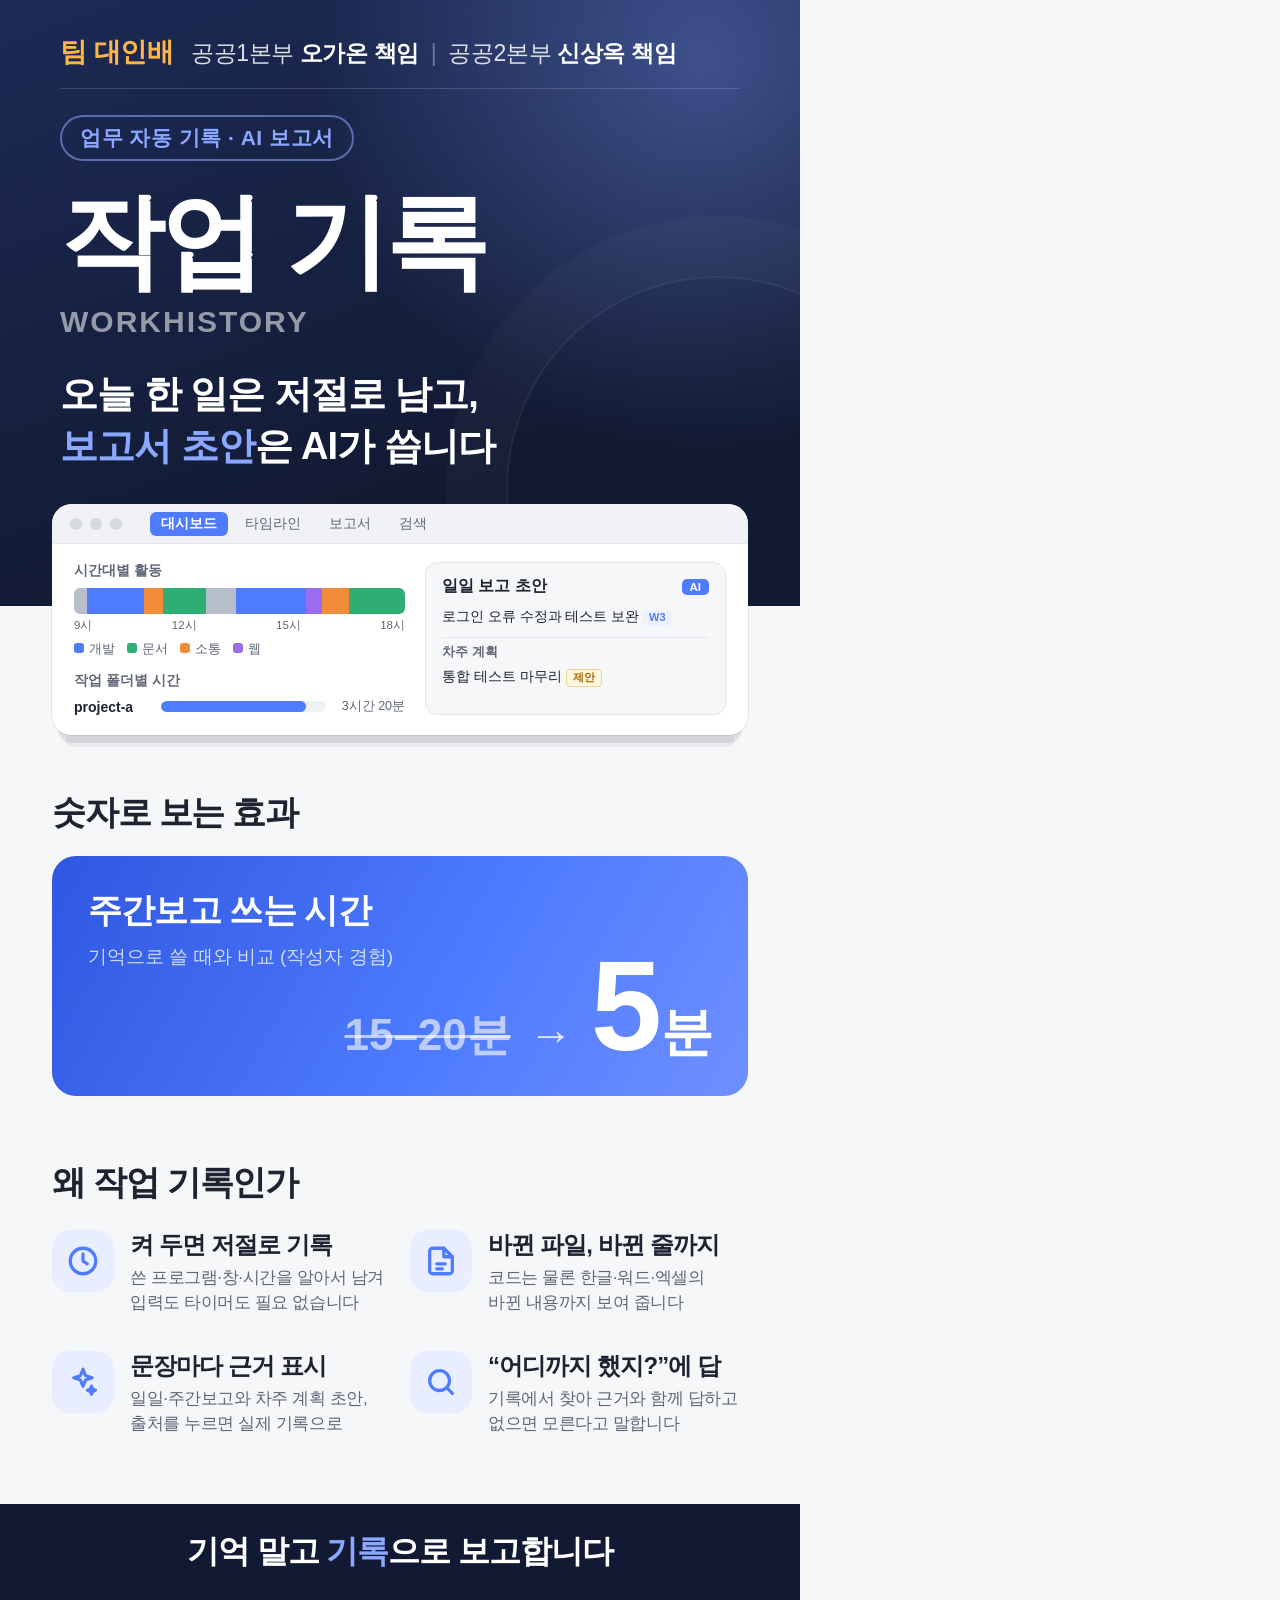
<file: banner/banner.html>
<!doctype html>
<html lang="ko">
<head>
<meta charset="utf-8">
<title>작업 기록 X배너</title>
<style>
  /* 800x1600 layout. Print files are made from this page: shadows have no blur so everything stays vector. */
  @page { size: 800px 1600px; margin: 0; }
  :root {
    --navy: #121a33; --navy2: #1c2a55; --accent: #4f7cff; --accent2: #8aa8ff; --hot: #ffb547;
    --text: #1d2330; --muted: #5f6778; --line: #e3e6ec; --bg: #f6f7f9;
    --dev: #4f7cff; --doc: #2fae74; --talk: #f08c3a; --web: #9b6cf0; --etc: #b8bfcc;
  }
  * { box-sizing: border-box; margin: 0; padding: 0; }
  html, body { width: 800px; height: 1600px; overflow: hidden; }
  body { font-family: "Malgun Gothic", "맑은 고딕", "Segoe UI", sans-serif; color: var(--text); background: var(--bg);
         -webkit-print-color-adjust: exact; print-color-adjust: exact; position: relative; }

  /* ---------- hero ---------- */
  .hero { position: absolute; inset: 0 0 auto 0; height: 606px; padding: 34px 60px 0;
          background: radial-gradient(circle at 88% 10%, rgba(123,156,255,.38), transparent 44%),
                      linear-gradient(160deg, var(--navy2) 0%, var(--navy) 72%); color: #fff; overflow: hidden; }
  .hero::after { content: ""; position: absolute; right: -130px; top: 276px; width: 420px; height: 420px; border-radius: 50%;
                 border: 2px solid rgba(255,255,255,.07); box-shadow: 0 0 0 60px rgba(255,255,255,.025); }
  .eyebrow { display: inline-block; font-size: 21px; font-weight: 700; letter-spacing: .5px; color: var(--accent2);
             padding: 7px 18px; border: 2px solid rgba(138,168,255,.55); border-radius: 999px; }
  h1 { font-size: 104px; font-weight: 700; letter-spacing: -4px; line-height: 1; margin-top: 28px; }
  .en { font-family: "Segoe UI", sans-serif; font-size: 30px; font-weight: 600; letter-spacing: 2px; color: rgba(255,255,255,.55); margin-top: 12px; }
  .tagline { font-size: 38px; font-weight: 700; line-height: 1.36; letter-spacing: -1px; margin-top: 30px; }
  .tagline em { font-style: normal; color: var(--accent2); }

  /* ---------- mock screen ---------- */
  .screen { position: absolute; left: 52px; right: 52px; top: 504px; background: #fff; border-radius: 20px; overflow: hidden;
            box-shadow: 0 0 0 1px rgba(18,26,51,.08), 0 14px 0 -6px rgba(18,26,51,.10), 0 26px 0 -14px rgba(18,26,51,.06); }
  .bar { height: 40px; background: #f0f2f6; border-bottom: 1px solid var(--line); display: flex; align-items: center; gap: 8px; padding: 0 18px; }
  .bar i { width: 12px; height: 12px; border-radius: 50%; background: #d5d9e2; }
  .bar .tabs { margin-left: 20px; display: flex; gap: 6px; font-size: 14px; color: var(--muted); }
  .bar .tabs span { padding: 3px 11px; border-radius: 6px; }
  .bar .tabs .on { background: var(--accent); color: #fff; font-weight: 700; }
  .body { padding: 18px 22px 20px; display: grid; grid-template-columns: 1.1fr 1fr; gap: 20px; }
  .lbl { font-size: 14px; font-weight: 700; color: var(--muted); margin-bottom: 8px; }
  .strip { display: flex; height: 26px; border-radius: 6px; overflow: hidden; }
  .strip b { display: block; height: 100%; }
  .hours { display: flex; justify-content: space-between; font-size: 11.5px; color: var(--muted); margin-top: 4px; }
  .legend { display: flex; gap: 12px; font-size: 12.5px; color: var(--muted); margin-top: 8px; }
  .legend span::before { content: ""; display: inline-block; width: 10px; height: 10px; border-radius: 3px; margin-right: 5px; background: var(--c); }
  .rows { display: grid; gap: 10px; }
  .row { display: grid; grid-template-columns: 78px 1fr 70px; align-items: center; gap: 9px; font-size: 14px; }
  .row .name { font-weight: 700; }
  .row .track { height: 11px; background: #eef1f6; border-radius: 6px; overflow: hidden; }
  .row .track b { display: block; height: 100%; background: var(--accent); border-radius: 6px; }
  .row .t { text-align: right; color: var(--muted); font-size: 12.5px; white-space: nowrap; }
  .report { background: var(--bg); border: 1px solid var(--line); border-radius: 12px; padding: 13px 16px; }
  .report .head { display: flex; align-items: center; justify-content: space-between; margin-bottom: 4px; }
  .report .head strong { font-size: 16px; }
  .ai { font-size: 11.5px; font-weight: 700; color: #fff; background: var(--accent); padding: 2px 8px; border-radius: 5px; }
  .item { font-size: 13.5px; line-height: 1.45; padding: 6px 0; border-top: 1px dashed var(--line); }
  .head + .item, .sub + .item { border-top: none; }
  .ref { display: inline-block; font-size: 11px; font-weight: 700; color: var(--accent); background: #eef2ff; padding: 0 6px; border-radius: 4px; margin-left: 4px; }
  .sug { display: inline-block; font-size: 11px; font-weight: 700; color: #a06400; background: #fff6df; border: 1px solid #f0d48a; padding: 0 6px; border-radius: 4px; margin-left: 4px; }
  .sub { font-size: 12.5px; font-weight: 700; color: var(--muted); margin-top: 4px; padding-top: 6px; border-top: 1px solid var(--line); }

  /* ---------- numbers ---------- */
  .sec { position: absolute; left: 52px; right: 52px; }
  .sec-h { display: flex; align-items: baseline; gap: 14px; }
  .sec-h h2 { font-size: 34px; font-weight: 700; letter-spacing: -1.2px; }
  .sec-h span { font-size: 18px; color: var(--muted); letter-spacing: -.3px; }
  .numbers { top: 790px; }
  .big { margin-top: 20px; border-radius: 24px; padding: 32px 36px 26px; color: #fff;
         background: linear-gradient(120deg, #2f57e0 0%, var(--accent) 60%, #6f8fff 100%); display: grid; grid-template-columns: 1fr; }
  .big .what { font-size: 34px; font-weight: 700; letter-spacing: -.8px; }
  .big .note { font-size: 19px; color: rgba(255,255,255,.75); margin-top: 10px; }
  .big .val { display: flex; align-items: baseline; justify-content: flex-end; gap: 18px; white-space: nowrap; margin-top: -28px; }
  .big .from { font-size: 44px; font-weight: 700; color: rgba(255,255,255,.62); text-decoration: line-through; text-decoration-thickness: 3px; }
  .big .arrow { font-size: 44px; color: rgba(255,255,255,.8); }
  .big .to { font-size: 128px; font-weight: 700; letter-spacing: -3px; line-height: 1; color: #fff; }
  .big .to small { font-size: 52px; letter-spacing: -1px; margin-left: 2px; }

  /* ---------- strengths ---------- */
  .strengths { top: 1160px; }
  .grid { margin-top: 24px; display: grid; grid-template-columns: 1fr 1fr; gap: 36px 20px; }
  .f { display: grid; grid-template-columns: 62px 1fr; gap: 16px; align-items: start; }
  .icon { width: 62px; height: 62px; border-radius: 18px; background: #e8eeff; display: grid; place-items: center; }
  .icon svg { width: 34px; height: 34px; stroke: var(--accent); fill: none; stroke-width: 2.3; stroke-linecap: round; stroke-linejoin: round; }
  .f h3 { font-size: 24px; font-weight: 700; letter-spacing: -.9px; line-height: 1.25; }
  .f p { font-size: 17px; color: var(--muted); line-height: 1.45; margin-top: 6px; letter-spacing: -.4px; }

  /* ---------- bottom ---------- */
  .foot { position: absolute; left: 0; right: 0; bottom: 0; height: 96px; background: var(--navy); color: #fff; padding: 0 52px; display: flex; align-items: center; justify-content: center; }
  .foot .k { font-size: 32px; font-weight: 700; letter-spacing: -1px; }
  .foot .k em { font-style: normal; color: var(--accent2); }
  .team { display: flex; align-items: baseline; gap: 18px; white-space: nowrap; padding-bottom: 18px; margin-bottom: 26px; border-bottom: 1px solid rgba(255,255,255,.16); }
  .team .name { font-size: 27px; font-weight: 700; color: var(--hot); letter-spacing: -.5px; }
  .team .who { font-size: 23px; letter-spacing: -.4px; color: rgba(255,255,255,.85); }
  .team .who b { font-weight: 700; color: #fff; }
  .team .who i { font-style: normal; color: rgba(255,255,255,.35); margin: 0 12px; }
</style>
</head>
<body>

<section class="hero">
  <div class="team">
    <span class="name">팀 대인배</span>
    <span class="who">공공1본부 <b>오가온 책임</b><i>|</i>공공2본부 <b>신상옥 책임</b></span>
  </div>
  <span class="eyebrow">업무 자동 기록 · AI 보고서</span>
  <h1>작업 기록</h1>
  <div class="en">WORKHISTORY</div>
  <p class="tagline">오늘 한 일은 저절로 남고,<br><em>보고서 초안</em>은 AI가 씁니다</p>
</section>

<div class="screen">
  <div class="bar"><i></i><i></i><i></i>
    <div class="tabs"><span class="on">대시보드</span><span>타임라인</span><span>보고서</span><span>검색</span></div>
  </div>
  <div class="body">
    <div>
      <div class="lbl">시간대별 활동</div>
      <div class="strip">
        <b style="width:4%;background:var(--etc)"></b><b style="width:17%;background:var(--dev)"></b>
        <b style="width:6%;background:var(--talk)"></b><b style="width:13%;background:var(--doc)"></b>
        <b style="width:9%;background:var(--etc)"></b><b style="width:21%;background:var(--dev)"></b>
        <b style="width:5%;background:var(--web)"></b><b style="width:8%;background:var(--talk)"></b>
        <b style="width:17%;background:var(--doc)"></b>
      </div>
      <div class="hours"><span>9시</span><span>12시</span><span>15시</span><span>18시</span></div>
      <div class="legend"><span style="--c:var(--dev)">개발</span><span style="--c:var(--doc)">문서</span><span style="--c:var(--talk)">소통</span><span style="--c:var(--web)">웹</span></div>
      <div class="lbl" style="margin-top:14px">작업 폴더별 시간</div>
      <div class="rows">
        <div class="row"><span class="name">project-a</span><span class="track"><b style="width:88%"></b></span><span class="t">3시간 20분</span></div>
      </div>
    </div>
    <div class="report">
      <div class="head"><strong>일일 보고 초안</strong><span class="ai">AI</span></div>
      <div class="item">로그인 오류 수정과 테스트 보완<span class="ref">W3</span></div>
      <div class="sub">차주 계획</div>
      <div class="item">통합 테스트 마무리<span class="sug">제안</span></div>
    </div>
  </div>
</div>

<section class="sec numbers">
  <div class="sec-h"><h2>숫자로 보는 효과</h2></div>
  <div class="big">
    <div><div class="what">주간보고 쓰는 시간</div><div class="note">기억으로 쓸 때와 비교 (작성자 경험)</div></div>
    <div class="val"><span class="from">15–20분</span><span class="arrow">→</span><span class="to">5<small>분</small></span></div>
  </div>
</section>

<section class="sec strengths">
  <div class="sec-h"><h2>왜 작업 기록인가</h2></div>
  <div class="grid">
    <div class="f">
      <div class="icon"><svg viewBox="0 0 24 24"><circle cx="12" cy="12" r="9"/><path d="M12 7v5l3 2"/></svg></div>
      <div><h3>켜 두면 저절로 기록</h3><p>쓴 프로그램·창·시간을 알아서 남겨<br>입력도 타이머도 필요 없습니다</p></div>
    </div>
    <div class="f">
      <div class="icon"><svg viewBox="0 0 24 24"><path d="M14 3H6a2 2 0 0 0-2 2v14a2 2 0 0 0 2 2h12a2 2 0 0 0 2-2V9z"/><path d="M14 3v6h6M9 14h6M9 17.5h4"/></svg></div>
      <div><h3>바뀐 파일, 바뀐 줄까지</h3><p>코드는 물론 한글·워드·엑셀의<br>바뀐 내용까지 보여 줍니다</p></div>
    </div>
    <div class="f">
      <div class="icon"><svg viewBox="0 0 24 24"><path d="M12 3l1.8 4.6L18.5 9l-4.7 1.6L12 15l-1.8-4.4L5.5 9l4.7-1.4z"/><path d="M18 15l.8 2 2 .8-2 .8-.8 2-.8-2-2-.8 2-.8z"/></svg></div>
      <div><h3>문장마다 근거 표시</h3><p>일일·주간보고와 차주 계획 초안,<br>출처를 누르면 실제 기록으로</p></div>
    </div>
    <div class="f">
      <div class="icon"><svg viewBox="0 0 24 24"><circle cx="11" cy="11" r="7"/><path d="M20 20l-4-4"/></svg></div>
      <div><h3>“어디까지 했지?”에 답</h3><p>기록에서 찾아 근거와 함께 답하고<br>없으면 모른다고 말합니다</p></div>
    </div>
  </div>
</section>

<section class="foot">
  <div class="k">기억 말고 <em>기록</em>으로 보고합니다</div>
</section>

</body>
</html>
</file>
